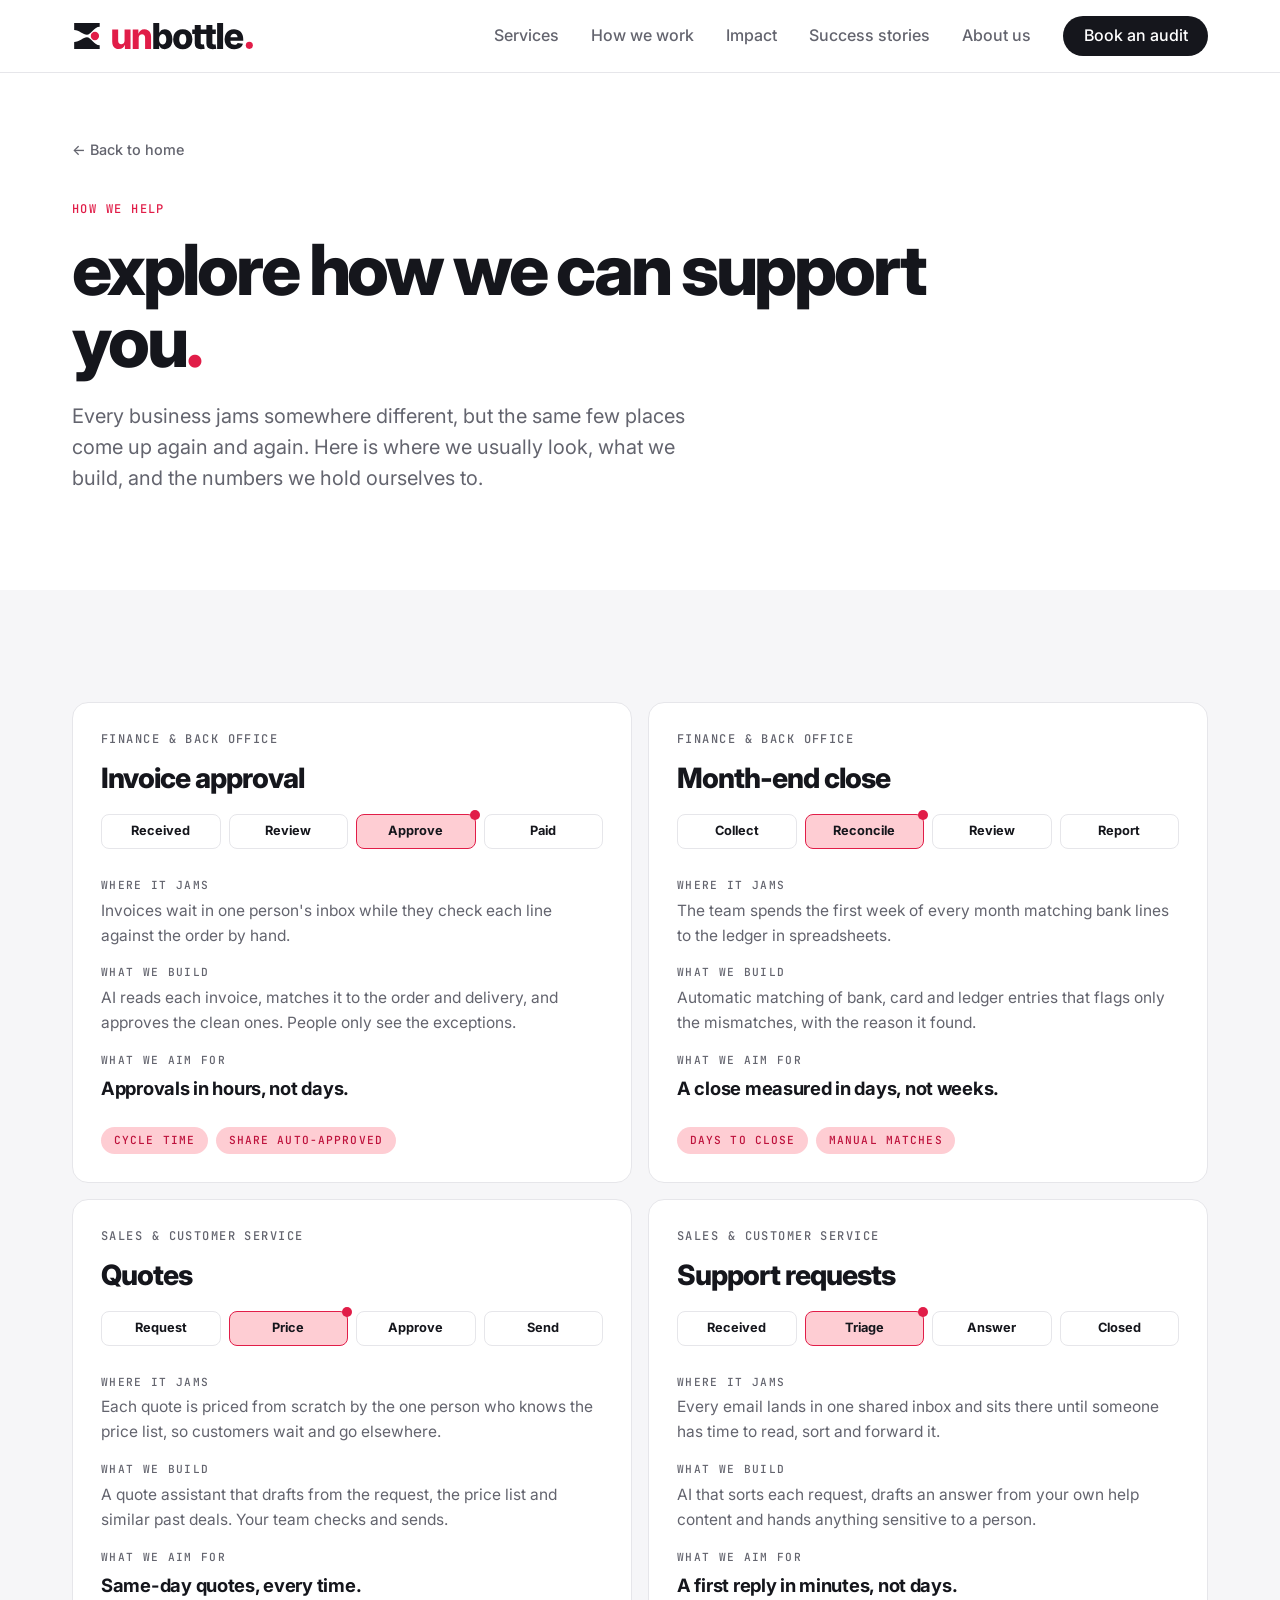
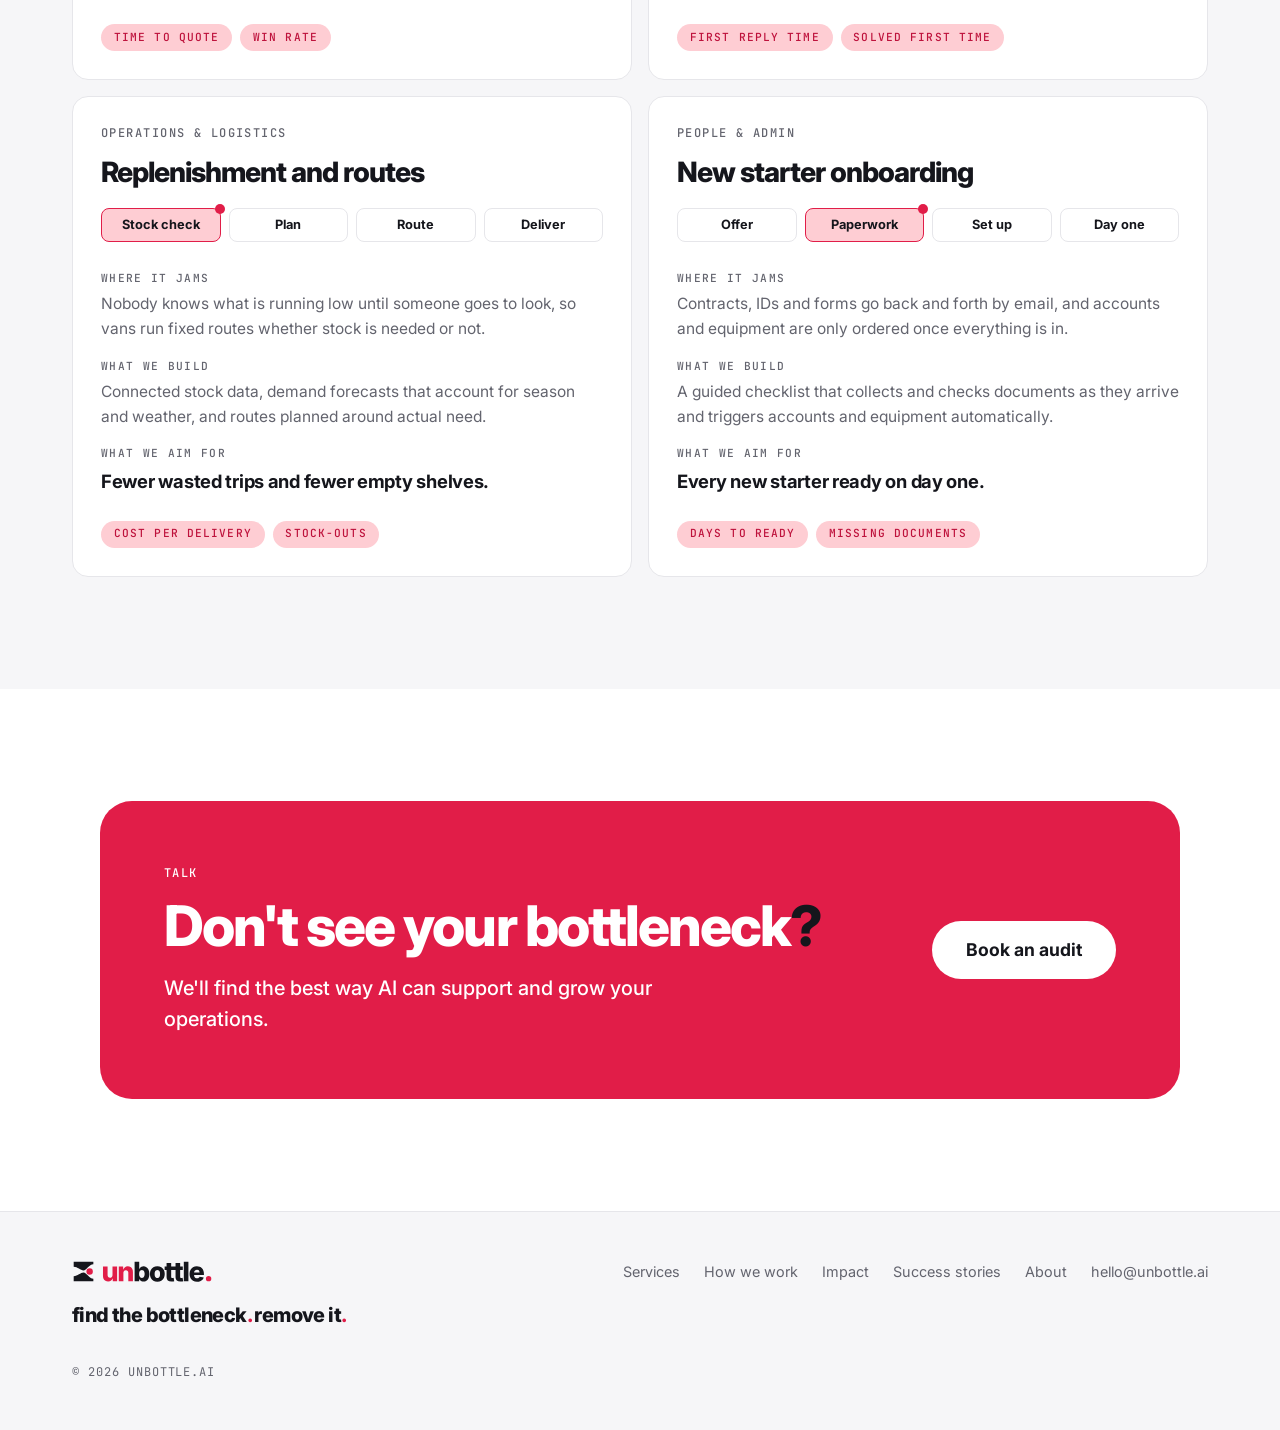
<file: how-we-help.html>
<!DOCTYPE html>
<html lang="en" class="no-js">
<head>
  <meta charset="UTF-8">
  <meta name="viewport" content="width=device-width, initial-scale=1.0">
  <title>How we help — unbottle.</title>
  <meta name="description" content="Where work usually gets stuck in finance, sales, service, operations and admin, what unbottle. builds to remove it, and what we measure to prove the gain.">
  <meta name="theme-color" content="#FFFFFF" media="(prefers-color-scheme: light)">
  <meta name="theme-color" content="#15161C" media="(prefers-color-scheme: dark)">
  <meta property="og:title" content="explore how we can support you. — unbottle.">
  <meta property="og:description" content="Where work usually gets stuck, what we build to remove it, and what we measure to prove the gain.">
  <meta property="og:type" content="website">
  <meta property="og:url" content="https://unbottle.ai/how-we-help.html">
  <meta property="og:image" content="https://unbottle.ai/images/og-image.png">
  <meta property="og:image:width" content="1200">
  <meta property="og:image:height" content="630">
  <meta name="twitter:card" content="summary_large_image">
  <link rel="icon" href="images/favicon.ico" sizes="any">
  <link rel="icon" type="image/svg+xml" href="images/favicon.svg">
  <link rel="icon" type="image/png" sizes="32x32" href="images/favicon-32.png">
  <link rel="apple-touch-icon" href="images/apple-touch-icon.png">
  <link rel="preconnect" href="https://fonts.googleapis.com">
  <link rel="preconnect" href="https://fonts.gstatic.com" crossorigin>
  <link rel="stylesheet" href="https://fonts.googleapis.com/css2?family=Inter:wght@400;500;700;800&family=JetBrains+Mono:wght@400;500;700&display=swap">
  <link rel="stylesheet" href="css/style.css">
  <script>document.documentElement.className = 'js';</script>
</head>
<body>
  <a class="skip-link" href="#main">Skip to content</a>

  <header class="site-header">
    <div class="container nav-wrap">
      <a class="brand" href="index.html" aria-label="unbottle. home">
        <picture>
          <source srcset="images/logo.svg" media="(prefers-color-scheme: dark)">
          <img src="images/logo-light.svg" width="183" height="30" alt="unbottle.">
        </picture>
      </a>
      <button class="nav-toggle" aria-expanded="false" aria-controls="site-nav" aria-label="Toggle navigation">
        <span class="nav-toggle-bar"></span>
        <span class="nav-toggle-bar"></span>
        <span class="nav-toggle-bar"></span>
      </button>
      <nav id="site-nav" class="site-nav">
        <a href="index.html#services">Services</a>
        <a href="index.html#process">How we work</a>
        <a href="index.html#results">Impact</a>
        <a href="index.html#case-studies">Success stories</a>
        <a href="about.html">About us</a>
        <a class="btn btn-small btn-secondary" href="contact.html">Book an audit</a>
      </nav>
    </div>
  </header>

  <main id="main">
    <header class="case-hero">
      <div class="container">
        <a class="case-back" href="index.html#results">&larr; Back to home</a>
        <p class="label">How we help</p>
        <h1 class="case-title">explore how we can support you<span class="dot">.</span></h1>
        <p class="lead">
          Every business jams somewhere different, but the same few places come up again and again.
          Here is where we usually look, what we build, and the numbers we hold ourselves to.
        </p>
      </div>
    </header>

    <section class="section section-alt">
      <div class="container">
        <div class="help-grid">
          <article class="help-card">
            <p class="label">Finance &amp; back office</p>
            <h2 class="help-title">Invoice approval</h2>
            <ol class="stages" aria-label="Where it jams: Approve">
              <li class="stage">Received</li>
              <li class="stage">Review</li>
              <li class="stage stage-jam">Approve</li>
              <li class="stage">Paid</li>
            </ol>
            <dl class="help-meta">
              <dt>Where it jams</dt>
              <dd>Invoices wait in one person's inbox while they check each line against the order by hand.</dd>
              <dt>What we build</dt>
              <dd>AI reads each invoice, matches it to the order and delivery, and approves the clean ones. People only see the exceptions.</dd>
              <dt>What we aim for</dt>
              <dd class="help-goal">Approvals in hours, not days.</dd>
            </dl>
            <p class="help-measure"><span class="chip">Cycle time</span> <span class="chip">Share auto-approved</span></p>
          </article>

          <article class="help-card">
            <p class="label">Finance &amp; back office</p>
            <h2 class="help-title">Month-end close</h2>
            <ol class="stages" aria-label="Where it jams: Reconcile">
              <li class="stage">Collect</li>
              <li class="stage stage-jam">Reconcile</li>
              <li class="stage">Review</li>
              <li class="stage">Report</li>
            </ol>
            <dl class="help-meta">
              <dt>Where it jams</dt>
              <dd>The team spends the first week of every month matching bank lines to the ledger in spreadsheets.</dd>
              <dt>What we build</dt>
              <dd>Automatic matching of bank, card and ledger entries that flags only the mismatches, with the reason it found.</dd>
              <dt>What we aim for</dt>
              <dd class="help-goal">A close measured in days, not weeks.</dd>
            </dl>
            <p class="help-measure"><span class="chip">Days to close</span> <span class="chip">Manual matches</span></p>
          </article>

          <article class="help-card">
            <p class="label">Sales &amp; customer service</p>
            <h2 class="help-title">Quotes</h2>
            <ol class="stages" aria-label="Where it jams: Price">
              <li class="stage">Request</li>
              <li class="stage stage-jam">Price</li>
              <li class="stage">Approve</li>
              <li class="stage">Send</li>
            </ol>
            <dl class="help-meta">
              <dt>Where it jams</dt>
              <dd>Each quote is priced from scratch by the one person who knows the price list, so customers wait and go elsewhere.</dd>
              <dt>What we build</dt>
              <dd>A quote assistant that drafts from the request, the price list and similar past deals. Your team checks and sends.</dd>
              <dt>What we aim for</dt>
              <dd class="help-goal">Same-day quotes, every time.</dd>
            </dl>
            <p class="help-measure"><span class="chip">Time to quote</span> <span class="chip">Win rate</span></p>
          </article>

          <article class="help-card">
            <p class="label">Sales &amp; customer service</p>
            <h2 class="help-title">Support requests</h2>
            <ol class="stages" aria-label="Where it jams: Triage">
              <li class="stage">Received</li>
              <li class="stage stage-jam">Triage</li>
              <li class="stage">Answer</li>
              <li class="stage">Closed</li>
            </ol>
            <dl class="help-meta">
              <dt>Where it jams</dt>
              <dd>Every email lands in one shared inbox and sits there until someone has time to read, sort and forward it.</dd>
              <dt>What we build</dt>
              <dd>AI that sorts each request, drafts an answer from your own help content and hands anything sensitive to a person.</dd>
              <dt>What we aim for</dt>
              <dd class="help-goal">A first reply in minutes, not days.</dd>
            </dl>
            <p class="help-measure"><span class="chip">First reply time</span> <span class="chip">Solved first time</span></p>
          </article>

          <article class="help-card">
            <p class="label">Operations &amp; logistics</p>
            <h2 class="help-title">Replenishment and routes</h2>
            <ol class="stages" aria-label="Where it jams: Stock check">
              <li class="stage stage-jam">Stock check</li>
              <li class="stage">Plan</li>
              <li class="stage">Route</li>
              <li class="stage">Deliver</li>
            </ol>
            <dl class="help-meta">
              <dt>Where it jams</dt>
              <dd>Nobody knows what is running low until someone goes to look, so vans run fixed routes whether stock is needed or not.</dd>
              <dt>What we build</dt>
              <dd>Connected stock data, demand forecasts that account for season and weather, and routes planned around actual need.</dd>
              <dt>What we aim for</dt>
              <dd class="help-goal">Fewer wasted trips and fewer empty shelves.</dd>
            </dl>
            <p class="help-measure"><span class="chip">Cost per delivery</span> <span class="chip">Stock-outs</span></p>
          </article>

          <article class="help-card">
            <p class="label">People &amp; admin</p>
            <h2 class="help-title">New starter onboarding</h2>
            <ol class="stages" aria-label="Where it jams: Paperwork">
              <li class="stage">Offer</li>
              <li class="stage stage-jam">Paperwork</li>
              <li class="stage">Set up</li>
              <li class="stage">Day one</li>
            </ol>
            <dl class="help-meta">
              <dt>Where it jams</dt>
              <dd>Contracts, IDs and forms go back and forth by email, and accounts and equipment are only ordered once everything is in.</dd>
              <dt>What we build</dt>
              <dd>A guided checklist that collects and checks documents as they arrive and triggers accounts and equipment automatically.</dd>
              <dt>What we aim for</dt>
              <dd class="help-goal">Every new starter ready on day one.</dd>
            </dl>
            <p class="help-measure"><span class="chip">Days to ready</span> <span class="chip">Missing documents</span></p>
          </article>
        </div>
      </div>
    </section>

    <section id="talk" class="section">
      <div class="container">
        <div class="cta-box">
          <p class="label">Talk</p>
          <h2>Don't see your bottleneck<span class="dot">?</span></h2>
          <p class="lead">
            We'll find the best way AI can support and grow your operations.
          </p>
          <a class="btn btn-on-coral btn-large" href="contact.html">Book an audit</a>
        </div>
      </div>
    </section>
  </main>

  <footer class="site-footer">
    <div class="container footer-inner">
      <div class="footer-brand">
        <picture>
          <source srcset="images/logo.svg" media="(prefers-color-scheme: dark)">
          <img src="images/logo-light.svg" width="141" height="23" alt="unbottle.">
        </picture>
        <p class="footer-line">find the bottleneck<span class="dot">.</span> remove it<span class="dot">.</span></p>
      </div>
      <nav class="footer-nav" aria-label="Footer">
        <a href="index.html#services">Services</a>
        <a href="index.html#process">How we work</a>
        <a href="index.html#results">Impact</a>
        <a href="index.html#case-studies">Success stories</a>
        <a href="about.html">About</a>
        <a href="mailto:hello@unbottle.ai">hello@unbottle.ai</a>
      </nav>
      <p class="footer-meta">&copy; <span id="year">2026</span> unbottle.ai</p>
    </div>
  </footer>

  <script src="js/main.js"></script>
</body>
</html>
</file>
<file: css/style.css>
/* ==========================================================================
   unbottle. — site styles
   Mobile-first. Palette, type and the dot follow the unbottle. brand
   guidelines v2.0: mostly white, ink type, a flash of coral. Coral on light,
   Coral Bright on ink (dark mode), ink or white on coral.
   ========================================================================== */

:root {
  /* Core palette */
  --coral: #e11d48;
  --coral-bright: #fb3f62;
  --coral-700: #be123c;
  --ink: #15161c;
  --ink-800: #1f2029;
  --white: #ffffff;
  --mist: #f6f6f8;
  --blush: #fecdd3;
  --steel: #63646e;

  /* Light surfaces */
  --bg: var(--white);
  --bg-alt: var(--mist);
  --surface: var(--mist);
  --surface-raised: var(--white);
  --text: var(--ink);
  --text-muted: var(--steel);
  --border: #e6e6ea;
  --label: var(--coral);
  --dot: var(--coral);
  --tint: var(--blush);
  --tint-text: var(--coral-700);

  --font: "Inter", system-ui, -apple-system, "Segoe UI", Roboto, Arial, sans-serif;
  --mono: "JetBrains Mono", ui-monospace, "Courier New", monospace;
  --radius: 16px;
  --radius-lg: 32px;
  --container: 1200px;
  --header-h: 72px;
}

@media (prefers-color-scheme: dark) {
  :root {
    --bg: var(--ink);
    --bg-alt: #1a1b22;
    --surface: var(--ink-800);
    --surface-raised: var(--ink-800);
    --text: var(--white);
    --text-muted: #9a9ba6;
    --border: #2c2d36;
    --label: var(--coral-bright);
    --dot: var(--coral-bright);
    --tint: rgba(251, 63, 98, 0.16);
    --tint-text: var(--coral-bright);
  }
}

/* The one coral section per page: bold white type, the dot turns ink */
.cta-box {
  --text: var(--white);
  --text-muted: var(--white);
  --label: var(--white);
  --dot: var(--ink);
  color: var(--text);
}

/* Reset ------------------------------------------------------------------ */
*, *::before, *::after { box-sizing: border-box; }
html { scroll-behavior: smooth; scroll-padding-top: var(--header-h); }
body {
  margin: 0;
  font-family: var(--font);
  font-size: 1rem;
  line-height: 1.6;
  color: var(--text);
  background: var(--bg);
  -webkit-font-smoothing: antialiased;
}
img, svg { display: block; max-width: 100%; }
h1, h2, h3, p, ul, ol, figure { margin: 0; }
ul, ol { padding: 0; list-style: none; }
a { color: inherit; text-decoration: none; }
button { font: inherit; color: inherit; background: none; border: 0; cursor: pointer; }
:focus-visible { outline: 2px solid var(--dot); outline-offset: 3px; }

/* Layout helpers --------------------------------------------------------- */
.container {
  width: 100%;
  max-width: var(--container);
  margin-inline: auto;
  padding-inline: 1.25rem;
}
.section { padding-block: 4.5rem; }
.section-alt { background: var(--bg-alt); }
.grid { display: grid; gap: 1rem; }

/* Type ------------------------------------------------------------------- */
/* Labels: JetBrains Mono Medium, caps, open tracking */
.label {
  font-family: var(--mono);
  font-size: 0.75rem;
  font-weight: 500;
  line-height: 1.4;
  letter-spacing: 0.12em;
  text-transform: uppercase;
  color: var(--label);
  margin-bottom: 1rem;
}
/* Headlines: Inter ExtraBold, tight tracking. Body keeps default tracking. */
.display {
  font-size: clamp(2.75rem, 6.2vw, 5.25rem);
  font-weight: 800;
  line-height: 1;
  letter-spacing: -0.045em;
}
h2 {
  font-size: clamp(2rem, 5vw, 3.5rem);
  font-weight: 800;
  line-height: 1.07;
  letter-spacing: -0.035em;
  margin-bottom: 1.25rem;
  max-width: 18ch;
}
h3 {
  font-size: 1.2rem;
  font-weight: 700;
  line-height: 1.3;
  letter-spacing: -0.015em;
  margin-bottom: 0.5rem;
}
.lead { font-size: 1.125rem; line-height: 1.55; color: var(--text-muted); }
.section-intro { font-size: 1.0625rem; color: var(--text-muted); max-width: 40rem; margin-bottom: 3rem; }
/* The brand dot: one per composition, an accent rather than a pattern */
.dot { color: var(--dot); fill: var(--dot); }

.skip-link {
  position: absolute;
  left: -999px;
  top: 0;
  padding: 0.5rem 1rem;
  background: var(--coral);
  color: var(--white);
  font-weight: 700;
  z-index: 100;
}
.skip-link:focus { left: 0.5rem; top: 0.5rem; }

.icon-sprite { position: absolute; width: 0; height: 0; overflow: hidden; }
.visually-hidden {
  position: absolute;
  width: 1px;
  height: 1px;
  overflow: hidden;
  clip: rect(0 0 0 0);
  white-space: nowrap;
}

/* Eyebrow chip: Mono caps with a coral dot */
.chip {
  display: inline-flex;
  align-items: center;
  gap: 0.5rem;
  padding: 0.35rem 0.8rem;
  border-radius: 999px;
  background: var(--tint);
  color: var(--tint-text);
  font-family: var(--mono);
  font-size: 0.7rem;
  font-weight: 500;
  letter-spacing: 0.1em;
  text-transform: uppercase;
  line-height: 1.4;
  white-space: nowrap;
}
.chip-dot::before {
  content: "";
  width: 6px;
  height: 6px;
  border-radius: 50%;
  background: var(--dot);
}

/* Buttons ---------------------------------------------------------------- */
.btn {
  display: inline-flex;
  align-items: center;
  justify-content: center;
  padding: 0.85rem 1.5rem;
  border-radius: 999px;
  font-weight: 700;
  line-height: 1.2;
  border: 2px solid transparent;
  transition: background-color 0.15s ease, border-color 0.15s ease, transform 0.15s ease;
}
.btn:active { transform: translateY(1px); }
/* One coral primary per view; ink secondary; ghost tertiary */
.btn-primary { background: var(--coral); color: var(--white); }
.btn-primary:hover { background: var(--coral-700); }
.btn-secondary { background: var(--text); color: var(--bg); }
.btn-secondary:hover { background: var(--text-muted); }
.btn-ghost { border-color: var(--border); color: var(--text); }
.btn-ghost:hover { border-color: var(--text); }
.btn-on-coral { background: var(--white); color: var(--ink); }
.btn-on-coral:hover { background: var(--mist); }
.btn-small { padding: 0.5rem 1.15rem; }
.btn-large { padding: 1.05rem 2rem; font-size: 1.1rem; }

/* Header / nav ----------------------------------------------------------- */
.site-header {
  position: sticky;
  top: 0;
  z-index: 50;
  background: var(--bg);
  border-bottom: 1px solid var(--border);
}
.nav-wrap {
  display: flex;
  flex-wrap: wrap;
  align-items: center;
  justify-content: space-between;
  min-height: var(--header-h);
  position: relative;
}
.brand { display: inline-flex; padding-block: 0.5rem; }
.brand img { width: 160px; height: auto; }

.nav-toggle {
  display: inline-flex;
  flex-direction: column;
  gap: 5px;
  padding: 0.6rem;
  margin-right: -0.6rem;
}
.nav-toggle-bar {
  width: 24px;
  height: 2px;
  background: var(--text);
  border-radius: 2px;
  transition: transform 0.2s ease, opacity 0.2s ease;
}
.nav-toggle[aria-expanded="true"] .nav-toggle-bar:nth-child(1) { transform: translateY(7px) rotate(45deg); }
.nav-toggle[aria-expanded="true"] .nav-toggle-bar:nth-child(2) { opacity: 0; }
.nav-toggle[aria-expanded="true"] .nav-toggle-bar:nth-child(3) { transform: translateY(-7px) rotate(-45deg); }

.site-nav {
  display: none;
  position: absolute;
  top: 100%;
  left: 0;
  right: 0;
  flex-direction: column;
  align-items: flex-start;
  gap: 0.25rem;
  padding: 0.5rem 1.25rem 1.5rem;
  background: var(--bg);
  border-block: 1px solid var(--border);
}
.site-nav.is-open { display: flex; }
.site-nav a {
  padding: 0.75rem 0;
  font-weight: 500;
  color: var(--text-muted);
}
.site-nav a:hover { color: var(--text); }
.site-nav .btn { margin-top: 0.5rem; padding: 0.5rem 1.15rem; color: var(--bg); }

/* Without JS the toggle can't work, so show the links inline instead */
.no-js .nav-toggle { display: none; }
.no-js .site-nav {
  display: flex;
  position: static;
  flex-direction: row;
  flex-wrap: wrap;
  align-items: center;
  gap: 0 1.25rem;
  padding: 0 0 0.75rem;
  border: 0;
}

/* Hero ------------------------------------------------------------------- */
.hero {
  padding-block: 2.5rem 4.5rem;
  overflow: hidden;
}
.hero-inner {
  display: grid;
  gap: 3rem;
}
.hero .chip { margin-bottom: 1.5rem; }
.hero .lead { margin-top: 1.5rem; max-width: 32rem; }
.hero-actions {
  display: flex;
  flex-direction: column;
  gap: 0.75rem;
  margin-top: 2rem;
}

/* The "unbottle your ___." rotator: the last word rolls top to bottom in
   coral, the dot stays at the end. Without JS (or with reduced motion) it
   reads "business." */
.roll-line { display: block; color: var(--dot); }
.roll {
  display: inline-block;
  position: relative;
  vertical-align: top;
  white-space: nowrap;
}
.roll.is-live {
  height: 1.12em;
  margin-bottom: -0.12em;
  overflow: hidden;
  transition: width 0.5s cubic-bezier(0.2, 0.8, 0.2, 1);
}
.roll.is-live .roll-word {
  position: absolute;
  left: 0;
  top: 0;
  transition: transform 0.5s cubic-bezier(0.2, 0.8, 0.2, 1), opacity 0.5s ease;
}
.roll-word.is-entering { transform: translateY(-100%); opacity: 0; }
.roll-word.is-leaving { transform: translateY(100%); opacity: 0; }

/* Proof card: one workflow, the bottleneck highlighted in blush + coral */
.proof {
  background: var(--surface-raised);
  border: 1px solid var(--border);
  border-radius: var(--radius);
  overflow: hidden;
}
.proof-path {
  padding: 0.6rem 1.25rem;
  border-bottom: 1px solid var(--border);
  font-family: var(--mono);
  font-size: 0.7rem;
  color: var(--text-muted);
  white-space: nowrap;
  overflow: hidden;
  text-overflow: ellipsis;
}
.proof-body { padding: 1.25rem; }
.proof-head {
  display: flex;
  align-items: center;
  justify-content: space-between;
  gap: 1rem;
  margin-bottom: 1rem;
}
.proof-title { font-size: 1.1rem; font-weight: 700; letter-spacing: -0.015em; }
.stages {
  display: grid;
  grid-template-columns: repeat(4, 1fr);
  gap: 0.5rem;
}
.stage {
  position: relative;
  padding: 0.55rem 0.65rem;
  border: 1px solid var(--border);
  border-radius: 8px;
  font-size: 0.8rem;
  font-weight: 700;
  line-height: 1.3;
}
.stage span { display: block; font-weight: 400; color: var(--text-muted); }
.stage-jam { background: var(--tint); border-color: var(--dot); }
.stage-jam::after {
  content: "";
  position: absolute;
  top: -5px;
  right: -5px;
  width: 10px;
  height: 10px;
  border-radius: 50%;
  background: var(--dot);
}
.proof-result {
  display: flex;
  align-items: flex-end;
  justify-content: space-between;
  gap: 1rem;
  margin-top: 1.5rem;
}
.proof-result .label { color: var(--text-muted); margin-bottom: 0.25rem; }
.proof-stat {
  font-size: clamp(3.5rem, 9vw, 5rem);
  font-weight: 800;
  line-height: 1;
  letter-spacing: -0.05em;
  margin-bottom: 0.75rem;
}
.bars {
  display: flex;
  align-items: flex-end;
  gap: 6px;
  height: 7.5rem;
  flex: 0 1 12rem;
}
.bars span { flex: 1; background: var(--tint); border-radius: 2px 2px 0 0; }
.bars .after { background: var(--dot); }

/* Cards ------------------------------------------------------------------ */
.card {
  background: var(--surface);
  border: 1px solid transparent;
  border-radius: var(--radius);
  padding: 1.75rem;
  transition: border-color 0.2s ease;
}
.card:hover { border-color: var(--dot); }
.card p { color: var(--text-muted); font-size: 0.97rem; }
.icon {
  width: 2.5rem;
  height: 2.5rem;
  margin-bottom: 2.5rem;
  fill: none;
  stroke: currentColor;
  stroke-width: 1.8;
  stroke-linecap: round;
  stroke-linejoin: round;
}

/* Process steps ---------------------------------------------------------- */
.steps {
  display: grid;
  gap: 2.5rem;
  margin-top: 3rem;
}
.step {
  position: relative;
  padding-top: 1.75rem;
  border-top: 1px solid var(--border);
}
/* The dot as a bullet, sitting on the flow line */
.step::before {
  content: "";
  position: absolute;
  top: -6px;
  left: 0;
  width: 11px;
  height: 11px;
  border-radius: 50%;
  background: var(--dot);
}
.step-num {
  display: block;
  font-family: var(--mono);
  font-weight: 500;
  font-size: 0.8rem;
  letter-spacing: 0.12em;
  color: var(--text-muted);
  margin-bottom: 0.75rem;
}
.step p { color: var(--text-muted); font-size: 0.97rem; }

/* Results ---------------------------------------------------------------- */
.results-grid { display: grid; gap: 1rem; }
.result-card {
  border-radius: var(--radius);
  padding: 1.75rem;
  display: flex;
  flex-direction: column;
}
.result-chart {
  background: var(--surface-raised);
  border: 1px solid var(--border);
}
.result-chart .label { color: var(--text-muted); }
.result-chart figcaption { margin-top: auto; padding-top: 1rem; font-size: 0.875rem; font-weight: 500; color: var(--text-muted); }
.chart { width: 100%; height: auto; overflow: visible; margin-block: 0.5rem; }
.chart-grid { stroke: var(--border); stroke-width: 1; fill: none; }
.chart-line { fill: none; stroke: var(--text); stroke-width: 2.5; stroke-linecap: round; stroke-linejoin: round; }
.chart-halo { fill: var(--tint); }
.chart-dot { fill: var(--dot); }
.chart-note { font-family: var(--font); font-size: 13px; font-weight: 700; fill: var(--text); }

.result-stat { background: var(--surface); }
.result-stat .label { color: var(--text-muted); }
.stat {
  font-size: clamp(4.5rem, 14vw, 8rem);
  font-weight: 800;
  line-height: 1;
  letter-spacing: -0.05em;
  margin-block: auto 1.25rem;
  padding-top: 2rem;
}
.stat-what { font-weight: 500; font-size: 1.125rem; }
.stat-delta { align-self: flex-start; margin-top: 0.75rem; }

.section-actions { margin-top: 2.5rem; }

/* How we help ------------------------------------------------------------ */
.help-grid { display: grid; gap: 1rem; }
.help-card {
  display: flex;
  flex-direction: column;
  padding: 1.75rem;
  background: var(--surface-raised);
  border: 1px solid var(--border);
  border-radius: var(--radius);
}
.help-card .label { color: var(--text-muted); }
.help-title { font-size: 1.75rem; max-width: none; margin-bottom: 1.25rem; }
.help-card .stages { grid-template-columns: repeat(2, 1fr); }
.help-card .stage { padding-block: 0.5rem; text-align: center; }
.help-meta { display: grid; gap: 0.25rem; margin: 1.75rem 0 0; }
.help-meta dt {
  margin-top: 0.75rem;
  font-family: var(--mono);
  font-size: 0.7rem;
  font-weight: 500;
  letter-spacing: 0.12em;
  text-transform: uppercase;
  color: var(--text-muted);
}
.help-meta dt:first-child { margin-top: 0; }
.help-meta dd { margin: 0; font-size: 0.97rem; color: var(--text-muted); }
.help-meta .help-goal { font-size: 1.15rem; font-weight: 700; letter-spacing: -0.015em; color: var(--text); }
.help-measure { display: flex; flex-wrap: wrap; gap: 0.5rem; margin-top: auto; padding-top: 1.5rem; }

/* Case study summaries --------------------------------------------------- */
.case-grid { display: grid; gap: 1rem; }
/* The whole card is clickable: the title link stretches over it */
.case-card {
  position: relative;
  display: flex;
  flex-direction: column;
  padding: 1.75rem;
  background: var(--surface-raised);
  border: 1px solid var(--border);
  border-radius: var(--radius);
  transition: border-color 0.2s ease;
}
.case-card:hover { border-color: var(--dot); }
.case-card .label { color: var(--text-muted); }
.case-card h3 { font-size: 1.5rem; font-weight: 800; letter-spacing: -0.03em; line-height: 1.15; margin-bottom: 1rem; }
.case-card h3 a::after { content: ""; position: absolute; inset: 0; border-radius: inherit; }
.case-card > p:not([class]) { color: var(--text-muted); font-size: 0.97rem; }
.case-card-result {
  margin-top: auto;
  padding-top: 2rem;
  font-weight: 700;
  font-size: 1.125rem;
  letter-spacing: -0.015em;
}
.case-card-stat { display: block; font-size: 3rem; font-weight: 800; line-height: 1; letter-spacing: -0.05em; color: var(--dot); }
.case-card-link { margin-top: 1.25rem; font-weight: 700; font-size: 0.95rem; color: var(--text); }
.case-card:hover .case-card-link { color: var(--dot); }

/* Why us ----------------------------------------------------------------- */
.why-inner { display: grid; gap: 2.5rem; }
.why-inner .section-intro { margin-bottom: 0; }
.checklist { display: grid; gap: 1.25rem; }
.checklist li {
  position: relative;
  padding-left: 1.75rem;
  padding-bottom: 1.25rem;
  border-bottom: 1px solid var(--border);
  color: var(--text-muted);
}
.checklist li:last-child { border-bottom: 0; padding-bottom: 0; }
.checklist li strong { color: var(--text); }
.checklist li::before {
  content: "";
  position: absolute;
  left: 0;
  top: 0.5rem;
  width: 10px;
  height: 10px;
  border-radius: 50%;
  background: var(--dot);
}

/* CTA -------------------------------------------------------------------- */
/* Coral, rare and constrained: max-width 1080px, 32px radius, once per page */
.cta-box {
  max-width: 1080px;
  margin-inline: auto;
  padding: 2.5rem 1.75rem;
  border-radius: var(--radius-lg);
  background: var(--coral);
}
.cta-box h2 { margin-bottom: 1rem; }
.cta-box .lead { font-weight: 500; max-width: 36rem; margin-bottom: 2rem; }

/* Case study pages ------------------------------------------------------- */
.case-hero { padding-block: 2.5rem 4.5rem; }
.case-back {
  display: inline-block;
  margin-bottom: 2.5rem;
  font-size: 0.9rem;
  font-weight: 500;
  color: var(--text-muted);
}
.case-back:hover { color: var(--text); }
.case-title {
  font-size: clamp(2.5rem, 5.5vw, 4.5rem);
  font-weight: 800;
  line-height: 1.02;
  letter-spacing: -0.045em;
  max-width: 20ch;
}
.case-hero .lead { margin-top: 1.5rem; max-width: 40rem; }
.case-split { display: grid; gap: 2rem; }
.prose { display: grid; gap: 1rem; max-width: 40rem; color: var(--text-muted); }
.prose .label { margin-bottom: 0; }
.prose-lead { font-size: 1.25rem; font-weight: 700; letter-spacing: -0.015em; color: var(--text); }
.case-stat { background: var(--surface-raised); border: 1px solid var(--border); }
.steps-3 .step h3 { text-wrap: balance; }

/* Contact page ------------------------------------------------------------ */
.contact-inner { display: grid; gap: 3rem; }
.contact-copy .lead { margin-block: 1.5rem 2.5rem; max-width: 32rem; }
.contact-mail { color: var(--text); font-weight: 500; text-decoration: underline; text-underline-offset: 3px; }
.contact-form {
  display: grid;
  gap: 1.25rem;
  align-content: start;
  padding: 1.75rem;
  background: var(--surface);
  border-radius: var(--radius);
}
.field { display: grid; gap: 0.4rem; }
.field label { font-weight: 700; font-size: 0.95rem; }
.field-optional { margin-left: 0.4rem; font-family: var(--mono); font-size: 0.7rem; font-weight: 500; letter-spacing: 0.1em; text-transform: uppercase; color: var(--text-muted); }
.field input,
.field textarea {
  width: 100%;
  padding: 0.8rem 1rem;
  font: inherit;
  color: var(--text);
  background: var(--surface-raised);
  border: 1px solid var(--border);
  border-radius: 10px;
  transition: border-color 0.15s ease;
}
.field textarea { resize: vertical; min-height: 9rem; }
.field input::placeholder,
.field textarea::placeholder { color: var(--text-muted); opacity: 0.8; }
.field input:hover,
.field textarea:hover { border-color: var(--text-muted); }
.field input:focus-visible,
.field textarea:focus-visible { outline: 2px solid var(--dot); outline-offset: 0; border-color: transparent; }
.field [aria-invalid="true"] { border-color: var(--dot); }
.field-error { font-size: 0.875rem; font-weight: 500; color: var(--tint-text); }
.field-error:empty { display: none; }
.field-trap { position: absolute; left: -9999px; width: 1px; height: 1px; overflow: hidden; }
.contact-form .btn { justify-self: start; }
.contact-form .btn[disabled] { opacity: 0.6; cursor: progress; }
/* Shown by JS (.is-shown) or, without JS, by the #sent / #error redirect */
.form-status { display: none; padding: 1rem 1.25rem; border-radius: 10px; font-size: 0.95rem; }
.form-status.is-shown,
.form-status:target { display: block; }
.form-status-ok { background: var(--surface-raised); border: 1px solid var(--border); }
.form-status-ok strong { color: var(--dot); }
.form-status-error { background: var(--tint); color: var(--tint-text); }
.form-status a { text-decoration: underline; text-underline-offset: 3px; }
/* After a successful send the fields are done; only the thank-you stays */
.contact-form.is-sent > :not(.form-status-ok),
.contact-form:has(#sent:target) > :not(#sent) { display: none; }

/* About page ------------------------------------------------------------- */
.about-title {
  font-size: clamp(2rem, 4.2vw, 3.4rem);
  font-weight: 800;
  line-height: 1.08;
  letter-spacing: -0.04em;
  max-width: 22ch;
  text-wrap: balance;
}
/* Key visual: the wordmark tilted like a bottle, the cap popping off */
.about-visual { max-width: 30rem; margin-inline: auto; width: 100%; }
.about-mark { display: block; width: 100%; height: auto; overflow: visible; }
.about-mark-word { font-family: var(--font); font-weight: 800; letter-spacing: -0.045em; fill: var(--text); }
.about-mark-neck { fill: var(--dot); }
.about-mark-cap { fill: var(--dot); }
.about-mark-arc { fill: none; stroke: var(--dot); stroke-width: 3; stroke-linecap: round; stroke-dasharray: 9 9; }
.about-mark-bubbles { fill: var(--dot); }
.about-mark-bubbles circle { animation: about-fizz 0.9s ease-out both; animation-delay: calc(var(--i) * 70ms + 0.2s); }
.about-mark-cap { animation: about-pop 0.7s cubic-bezier(0.2, 1.4, 0.4, 1) both; transform-box: fill-box; transform-origin: center; }
@keyframes about-fizz { from { opacity: 0; transform: translate(12px, 12px); } }
@keyframes about-pop { from { transform: scale(0.2); } }
/* Flow lines: converge through the neck, then release. One coral line. */
/* Stretched behind the whole story section, faint so the text stays readable */
.about-story { position: relative; overflow: hidden; }
.about-story .container { position: relative; }
.about-story .case-split { align-items: center; }
.about-flow { position: absolute; inset: 0; width: 100%; height: 100%; opacity: 0.35; }
.about-flow path { fill: none; stroke: var(--text-muted); stroke-width: 1.2; opacity: 0.55; vector-effect: non-scaling-stroke; }
.about-flow .about-flow-one { stroke: var(--dot); stroke-width: 2.5; opacity: 1; }
.founder-grid { display: grid; gap: 1.5rem; margin-top: 3rem; }
.founder-card {
  background: var(--surface-raised);
  border: 1px solid var(--border);
  border-radius: var(--radius);
  padding: 1.25rem 1.25rem 1.75rem;
}
.founder-photo { width: 100%; max-width: 18rem; height: auto; margin-inline: 0; aspect-ratio: 1; object-fit: cover; border-radius: calc(var(--radius) - 6px); }
.founder-name { display: flex; align-items: center; gap: 0.75rem; margin-block: 1.5rem 1.25rem; }
.founder-name h3 { margin: 0; font-size: 1.5rem; }
.founder-link { display: inline-flex; color: var(--dot); transition: opacity 0.15s ease; }
.founder-link:hover { opacity: 0.75; }
.founder-link svg { width: 1.35rem; height: 1.35rem; fill: currentColor; }

/* Footer ----------------------------------------------------------------- */
.site-footer {
  background: var(--bg-alt);
  border-top: 1px solid var(--border);
  padding-block: 3rem;
  color: var(--text-muted);
  font-size: 0.9rem;
}
.footer-inner {
  display: grid;
  gap: 2rem;
}
.footer-brand img { width: 141px; height: auto; }
.footer-line {
  margin-top: 1rem;
  font-weight: 800;
  font-size: 1.25rem;
  letter-spacing: -0.03em;
  color: var(--text);
}
.footer-nav { display: flex; flex-wrap: wrap; gap: 0.75rem 1.5rem; }
.footer-nav a:hover { color: var(--text); }
.footer-meta { font-family: var(--mono); font-size: 0.75rem; letter-spacing: 0.08em; text-transform: uppercase; }

/* Responsive ------------------------------------------------------------- */
@media (min-width: 640px) {
  .container { padding-inline: 2rem; }
  .grid-3 { grid-template-columns: repeat(2, 1fr); }
  .steps { grid-template-columns: repeat(2, 1fr); }
  .results-grid { grid-template-columns: 1.25fr 1fr; }
  .case-grid { grid-template-columns: repeat(2, 1fr); }
  .help-card .stages { grid-template-columns: repeat(4, 1fr); }
  .founder-grid { grid-template-columns: repeat(2, 1fr); }
}

@media (min-width: 900px) {
  .nav-toggle { display: none; }
  .site-nav,
  .no-js .site-nav {
    display: flex;
    position: static;
    flex-direction: row;
    align-items: center;
    gap: 1rem;
    padding: 0;
    background: transparent;
    border: 0;
  }
  .site-nav a { padding: 0; }
  .site-nav .btn { margin-top: 0; }
  .brand img { width: 183px; }
  .hero { padding-block: 5.5rem 7rem; }
  .hero-inner {
    grid-template-columns: 1.1fr 1fr;
    align-items: center;
    gap: 4rem;
  }
  .hero-actions { flex-direction: row; }
  .cta-box {
    display: grid;
    grid-template-columns: 1fr auto;
    align-items: center;
    column-gap: 3rem;
    padding: 4rem;
  }
  .cta-box .lead { margin-bottom: 0; }
  .cta-box .btn { grid-column: 2; grid-row: 1 / span 3; }
  .lead { font-size: 1.25rem; }
  .section { padding-block: 7rem; }
  .grid-3 { grid-template-columns: repeat(3, 1fr); }
  .why-inner { grid-template-columns: 1.1fr 1fr; align-items: start; gap: 5rem; }
  .footer-inner { grid-template-columns: 1fr auto; align-items: start; }
  .footer-meta { grid-column: 1 / -1; }
  .case-hero { padding-block: 4rem 6rem; }
  .case-split { grid-template-columns: 1fr 1fr; align-items: start; gap: 5rem; }
  .help-grid { grid-template-columns: repeat(2, 1fr); }
  .contact-inner { grid-template-columns: 1fr 1fr; align-items: start; gap: 5rem; }
  .contact-form { padding: 2.5rem; }
  .founder-grid { gap: 2rem; }
  .founder-card { padding: 1.5rem 1.5rem 2rem; }
}

@media (min-width: 1100px) {
  .steps { grid-template-columns: repeat(4, 1fr); gap: 2rem; }
  .site-nav { gap: 2rem; }
  .steps-3 { grid-template-columns: repeat(3, 1fr); row-gap: 3rem; }
}

@media (prefers-reduced-motion: reduce) {
  html { scroll-behavior: auto; }
  *, *::before, *::after { transition: none !important; animation: none !important; }
}
</file>
